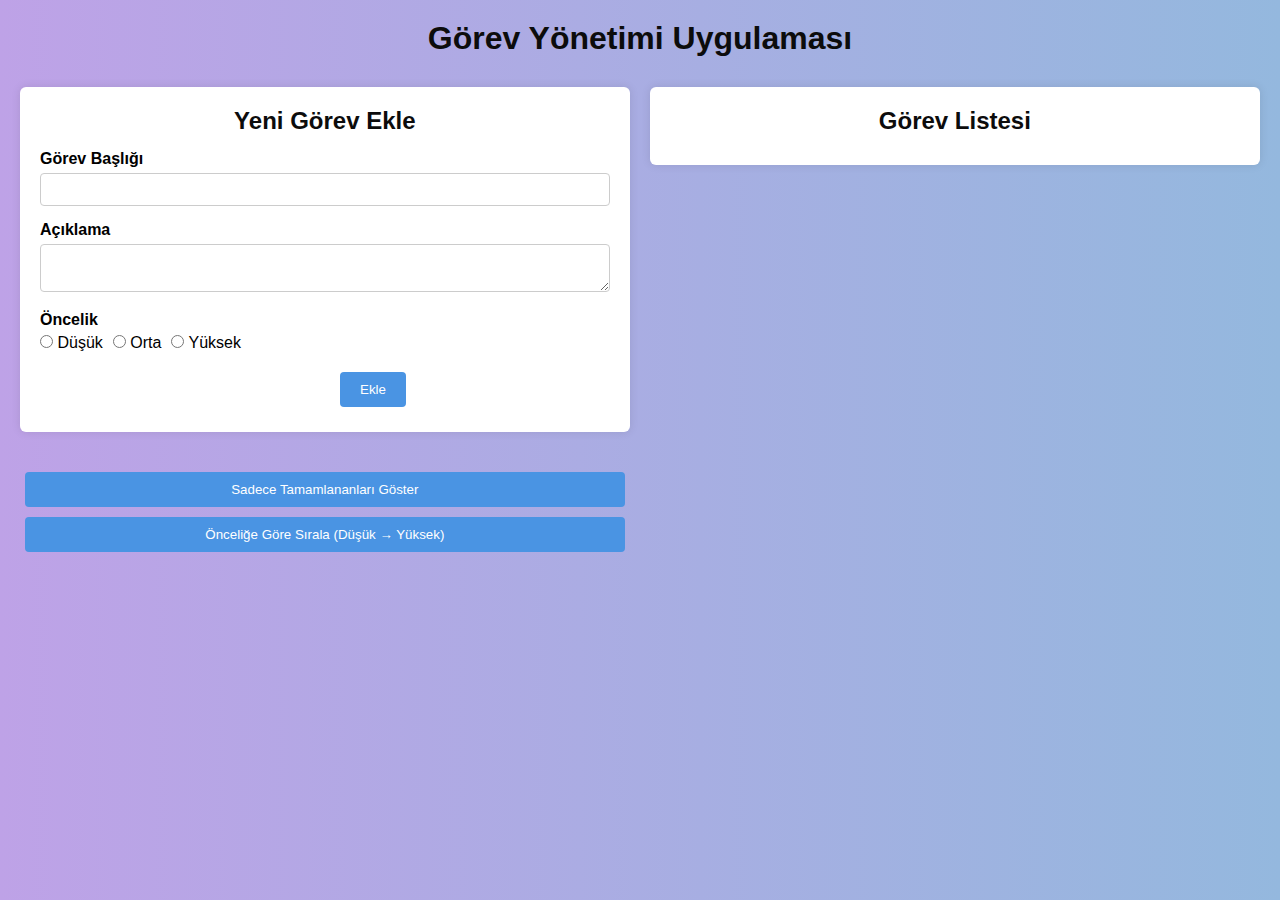
<file: ikincihafta/index.html>
<!DOCTYPE html>
<html lang="tr">
<head>
  <meta charset="UTF-8" />
  <meta name="viewport" content="width=device-width, initial-scale=1.0"/>
  <title>Gerçek Zamanlı Görev Yönetimi</title>
  <link rel="stylesheet" href="index.css" />
</head>
<body>

  <header>
    <h1>Görev Yönetimi Uygulaması</h1>
  </header>

  <main>
    <div class="left-panel">
    <section class="task-form">
      <h2>Yeni Görev Ekle</h2>
      <form id="taskForm">
        <div class="form-group">
          <label for="title">Görev Başlığı</label>
          <input type="text" id="title" name="title" required />
        </div>

        <div class="form-group">
          <label for="description">Açıklama</label>
          <textarea id="description" name="description"></textarea>
        </div>

        <div class="form-group">
          <label>Öncelik</label>
          <div class="radio-group">
            <label>
              <input type="radio" name="priority" value="Düşük" />
              Düşük
            </label>
            <label>
              <input type="radio" name="priority" value="Orta" />
              Orta
            </label>
            <label>
              <input type="radio" name="priority" value="Yüksek" />
              Yüksek
            </label>
          </div>
        </div>

        <button type="submit" id="addTaskBtn">Ekle</button>
      </form>

      <p class="error-message" id="errorMessage"></p>
      
    </section>


    <section class="filters">
      <button id="filterCompletedBtn">Sadece Tamamlananları Göster</button>
      <button id="sortPriorityBtn">Önceliğe Göre Sırala (Düşük → Yüksek)</button>
    </section>
</div>

    <section class="task-list-section">
      <h2>Görev Listesi</h2>
      <ul id="taskList">

      </ul>
    </section>
  </main>

  <script src="index.js"></script>
</body>
</html>
</file>
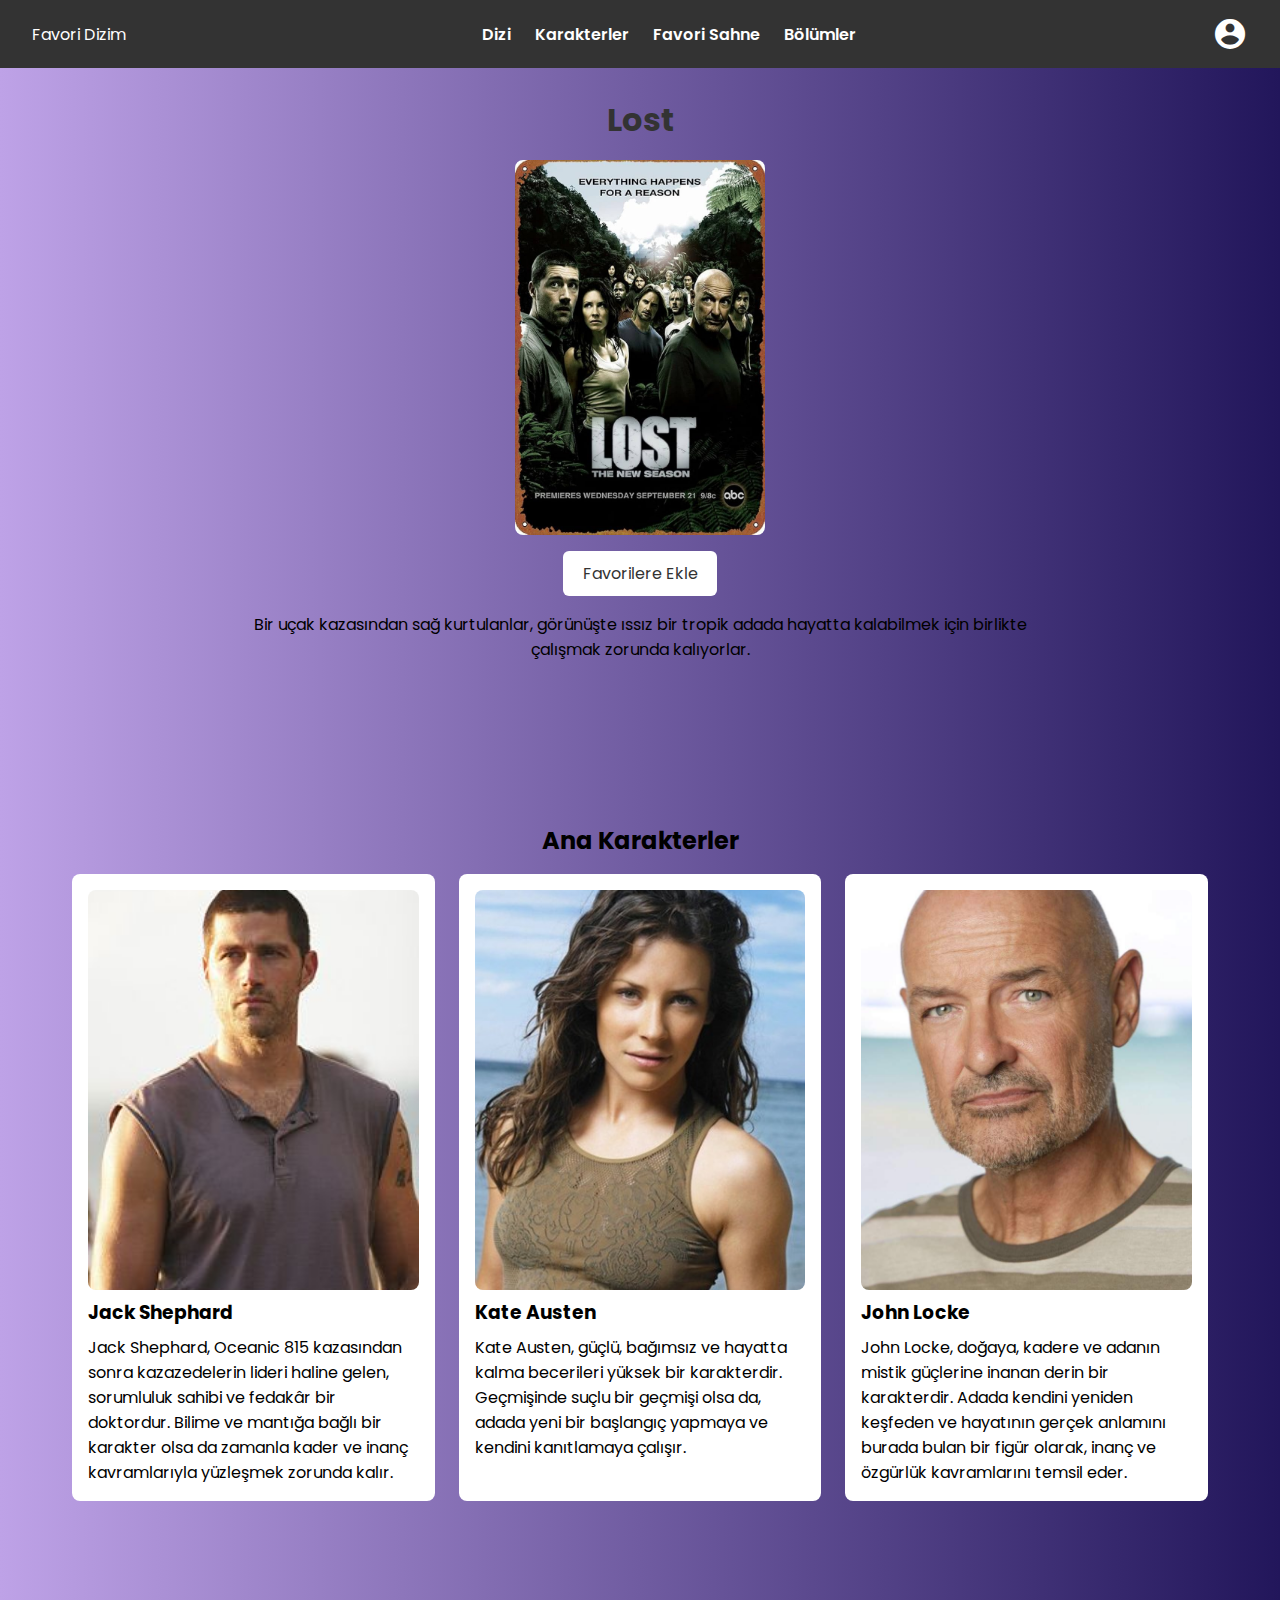
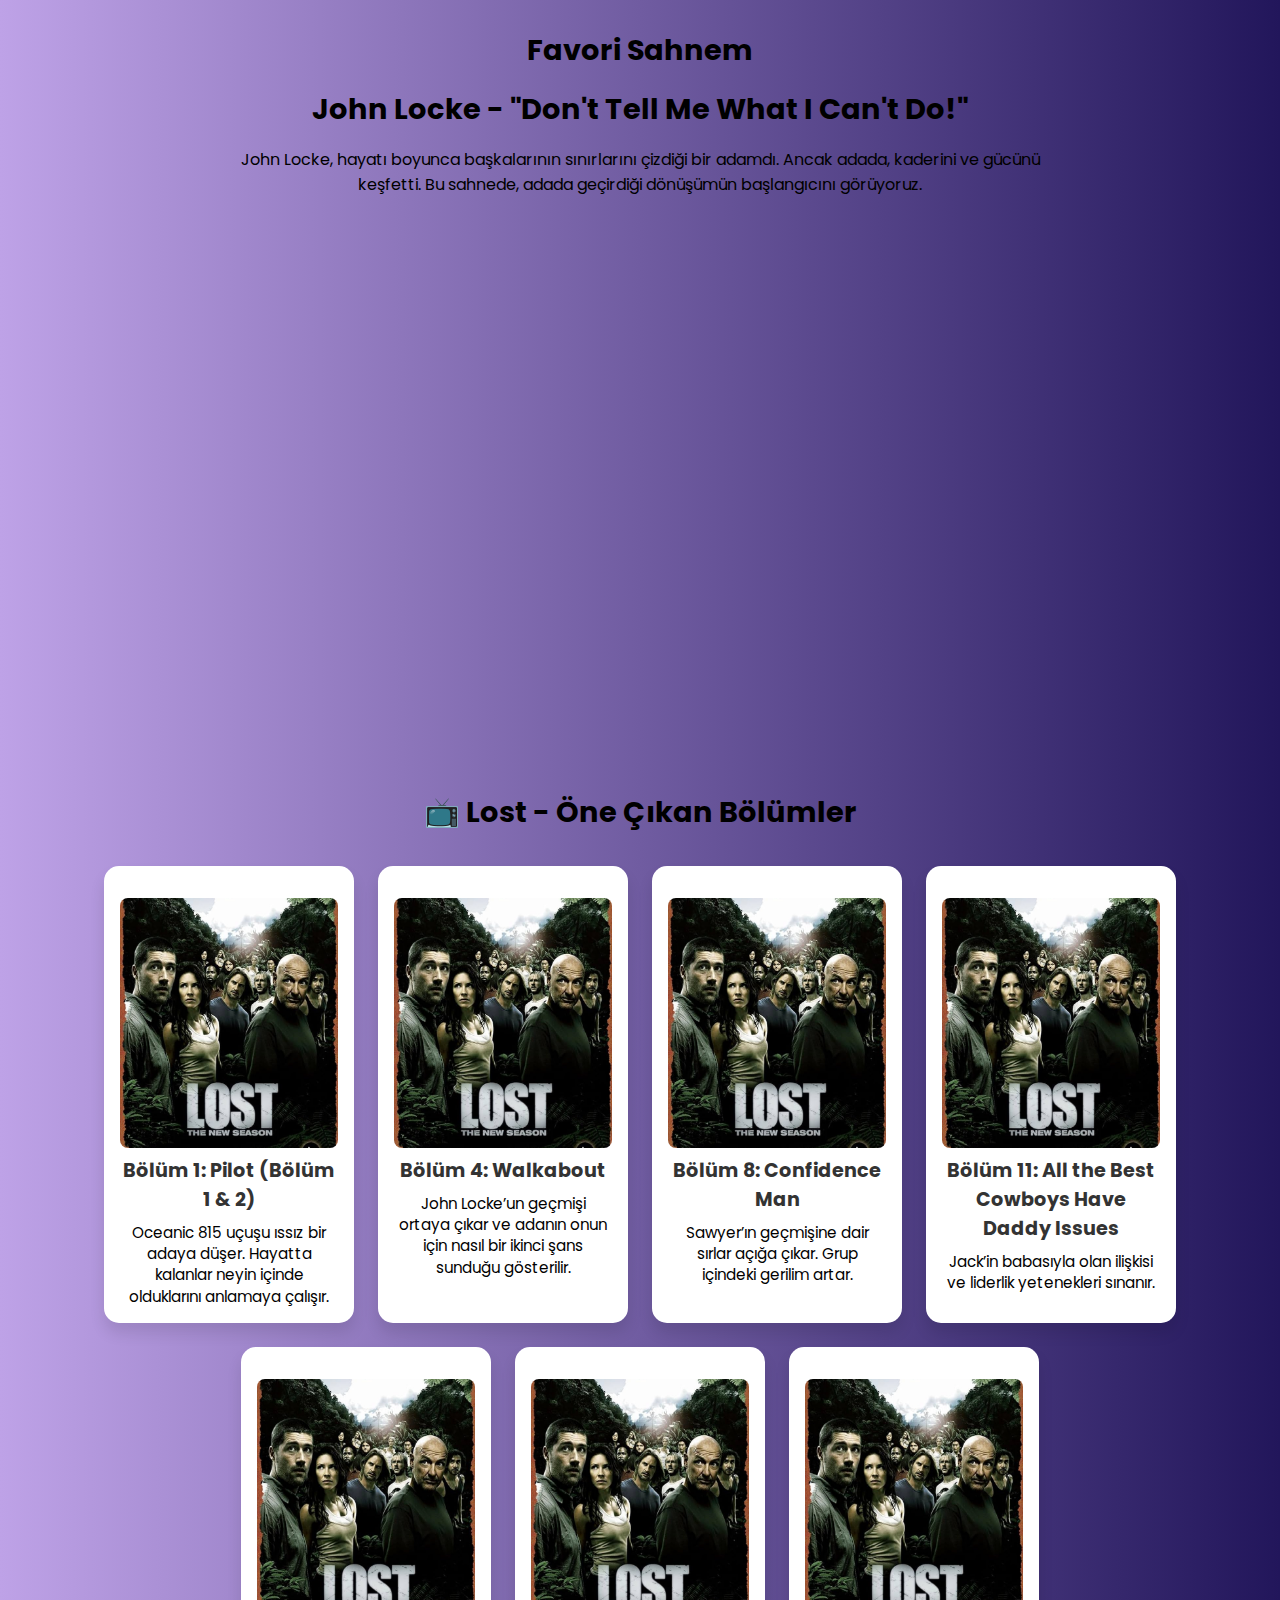
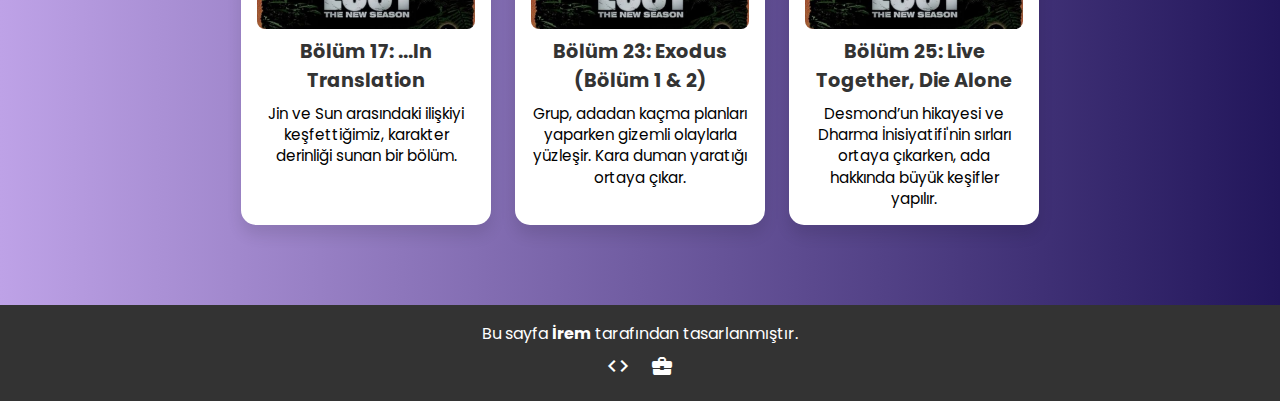
<file: ilkhafta/index.html>
<!DOCTYPE html>
<html lang="tr">
<head>
    <meta charset="UTF-8">
    <meta name="viewport" content="width=device-width, initial-scale=1.0">
    <title>Favori Dizim</title>
    <link rel="stylesheet" href="index.css">
    <link rel="stylesheet" href="https://fonts.googleapis.com/icon?family=Material+Icons">

</head>
<body>
    <nav class="navbar">
        <div class="logo">Favori Dizim</div>
        <input type="checkbox" id="menu-toggle" class="menu-toggle">
        
        <ul class="nav-links">
            <li><a href="#home">Dizi</a></li>
            <li><a href="#characters">Karakterler</a></li>
            <li><a href="#favorite-scene">Favori Sahne</a></li>
            <li><a href="#episodes">Bölümler</a></li>
        </ul>
        <div class="profile-icon">
            <i class="material-icons" style="font-size: 36px; color: white;">account_circle</i>
        </div>
        <label for="menu-toggle" class="hamburger">
            <i class="material-icons" style="font-size: 36px; color: white;">menu</i>
        </label>

    </nav>
    

    <section id="home" class="home">
        <h1><a href="https://www.imdb.com/title/tt0411008/" target="_blank">Lost</a></h1>
        <img src="images/poster.jpg" alt="Dizi Posteri" class="poster">
        <button id="fav-button" class="fav-button">Favorilere Ekle</button>
        <p>Bir uçak kazasından sağ kurtulanlar, görünüşte ıssız bir tropik adada hayatta kalabilmek için birlikte çalışmak zorunda kalıyorlar.</p>
    </section>

    <section id="characters" class="characters">
        <h2>Ana Karakterler</h2>
        <div class="character-container">
            <div class="character-card">
                <img src="images/character1.jpg" alt="Karakter 1">
                <h3>Jack Shephard</h3>
                <p>Jack Shephard, Oceanic 815 kazasından sonra kazazedelerin lideri haline gelen, sorumluluk sahibi ve fedakâr bir doktordur. Bilime ve mantığa bağlı bir karakter olsa da zamanla kader ve inanç kavramlarıyla yüzleşmek zorunda kalır.</p>
            </div>
            <div class="character-card">
                <img src="images/character2.jpg" alt="Karakter 2">
                <h3>Kate Austen</h3>
                <p>Kate Austen, güçlü, bağımsız ve hayatta kalma becerileri yüksek bir karakterdir. Geçmişinde suçlu bir geçmişi olsa da, adada yeni bir başlangıç yapmaya ve kendini kanıtlamaya çalışır.</p>
            </div>
            <div class="character-card">
                <img src="images/character3.jpg" alt="Karakter 3">
                <h3>John Locke</h3>
                <p>John Locke, doğaya, kadere ve adanın mistik güçlerine inanan derin bir karakterdir. Adada kendini yeniden keşfeden ve hayatının gerçek anlamını burada bulan bir figür olarak, inanç ve özgürlük kavramlarını temsil eder.</p>
            </div>
        </div>
    </section>

    <section id="favorite-scene" class="favorite-scene">
        <h2>Favori Sahnem</h2>
        <div class="scene-container">
            <h2>John Locke - "Don't Tell Me What I Can't Do!"</h2>
            <p>John Locke, hayatı boyunca başkalarının sınırlarını çizdiği bir adamdı. Ancak adada, kaderini ve gücünü keşfetti.  
            Bu sahnede, adada geçirdiği dönüşümün başlangıcını görüyoruz.</p>
            
            <div class="video-container">
                <iframe width="560" height="315" 
                    src="https://www.youtube.com/embed/DQFhbQuBEf8" 
                    title="John Locke - Don't tell me what I can't do" 
                    frameborder="0" 
                    allow="accelerometer; autoplay; clipboard-write; encrypted-media; gyroscope; picture-in-picture" 
                    allowfullscreen>
                </iframe>
            </div>
        </div>
    </section>
    <section id="episodes" class="episodes">
        <h2>📺 Lost - Öne Çıkan Bölümler</h2>
        <div class="episode-list">
            <div class="episode">
                <img src="images/poster.jpg" alt="Dizi Posteri" class="poster">
                <h3>Bölüm 1: Pilot (Bölüm 1 & 2)</h3>
                <p>Oceanic 815 uçuşu ıssız bir adaya düşer. Hayatta kalanlar neyin içinde olduklarını anlamaya çalışır.</p>
            </div>
            <div class="episode">
                <img src="images/poster.jpg" alt="Dizi Posteri" class="poster">
                <h3>Bölüm 4: Walkabout</h3>
                <p>John Locke’un geçmişi ortaya çıkar ve adanın onun için nasıl bir ikinci şans sunduğu gösterilir.</p>
            </div>
            <div class="episode">
                <img src="images/poster.jpg" alt="Dizi Posteri" class="poster">
                <h3>Bölüm 8: Confidence Man</h3>
                <p>Sawyer’ın geçmişine dair sırlar açığa çıkar. Grup içindeki gerilim artar.</p>
            </div>
            <div class="episode">
                <img src="images/poster.jpg" alt="Dizi Posteri" class="poster">
                <h3>Bölüm 11: All the Best Cowboys Have Daddy Issues</h3>
                <p>Jack’in babasıyla olan ilişkisi ve liderlik yetenekleri sınanır.</p>
            </div>
            <div class="episode">
                <img src="images/poster.jpg" alt="Dizi Posteri" class="poster">
                <h3>Bölüm 17: ...In Translation</h3>
                <p>Jin ve Sun arasındaki ilişkiyi keşfettiğimiz, karakter derinliği sunan bir bölüm.</p>
            </div>
            <div class="episode">
                <img src="images/poster.jpg" alt="Dizi Posteri" class="poster">
                <h3>Bölüm 23: Exodus (Bölüm 1 & 2)</h3>
                <p>Grup, adadan kaçma planları yaparken gizemli olaylarla yüzleşir. Kara duman yaratığı ortaya çıkar.</p>
            </div>
            <div class="episode">
                <img src="images/poster.jpg" alt="Dizi Posteri" class="poster">
                <h3>Bölüm 25: Live Together, Die Alone</h3>
                <p>Desmond’un hikayesi ve Dharma İnisiyatifi'nin sırları ortaya çıkarken, ada hakkında büyük keşifler yapılır.</p>
            </div>
        </div>
    </section>
    
    <footer>
        <p>Bu sayfa <strong>İrem</strong> tarafından tasarlanmıştır.</p>
        <div class="social-media">
            <a href="https://github.com/IremDAL/insider-bootcamp" target="_blank">
                <span class="material-icons">code</span>
            </a>
            <a href="https://www.linkedin.com/in/irem-dal-0813b6240/" target="_blank">
                <span class="material-icons">business_center</span>
            </a>

        </div>
    </footer>
    
</body>
<script>
    document.addEventListener("DOMContentLoaded", () => {
        const favButton = document.getElementById("fav-button");
        const menuToggle = document.getElementById("menu-toggle");
        const navLinks = document.querySelector(".nav-links");
        const navItems = document.querySelectorAll(".nav-links a");

        menuToggle.addEventListener("change", () => {
            if (menuToggle.checked) {
                navLinks.style.display = "flex"; 
            } else {
                navLinks.style.display = "none"; 
            }
        });

        navItems.forEach(link => {
            link.addEventListener("click", () => {
                menuToggle.checked = false; 
                navLinks.style.display = "none";
            });
        });
        if (favButton) {
            favButton.addEventListener("click", () => {
                favButton.classList.toggle("added");
                document.body.classList.toggle("bg-changed"); 
            });
        }
    });
</script>
</html>
</file>
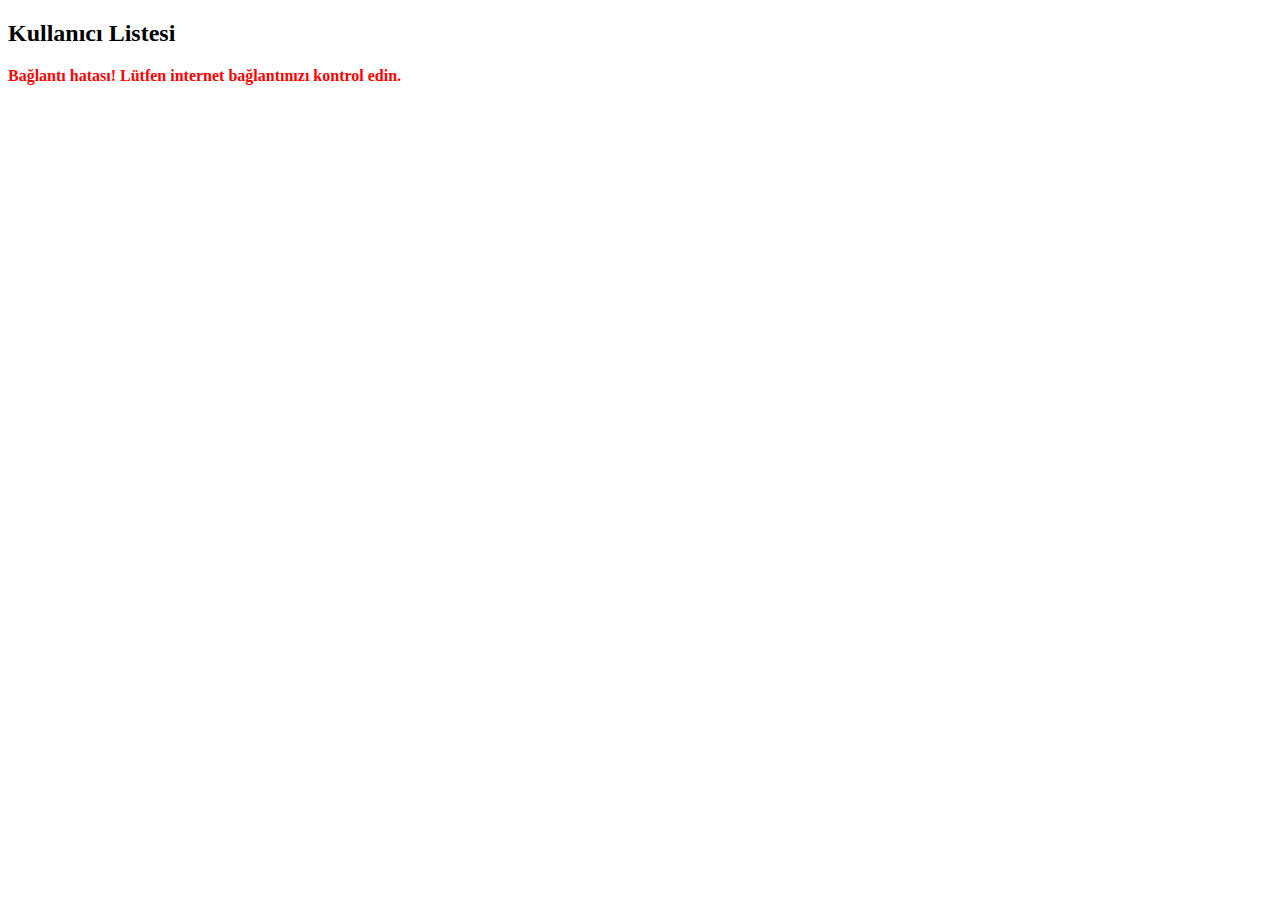
<file: hafta4_odev/odev_1.html>
<!DOCTYPE html>
<html lang="tr">
<head>
    <meta charset="UTF-8">
    <meta name="viewport" content="width=device-width, initial-scale=1.0">
    <title>Kullanıcı Listesi</title>
</head>
<body>
    <div class="container">
        <h2>Kullanıcı Listesi</h2>
        <div class="ins-api-users"></div>
    </div>
    <script src="odev_1.js"></script>
</body>
</html>
</file>
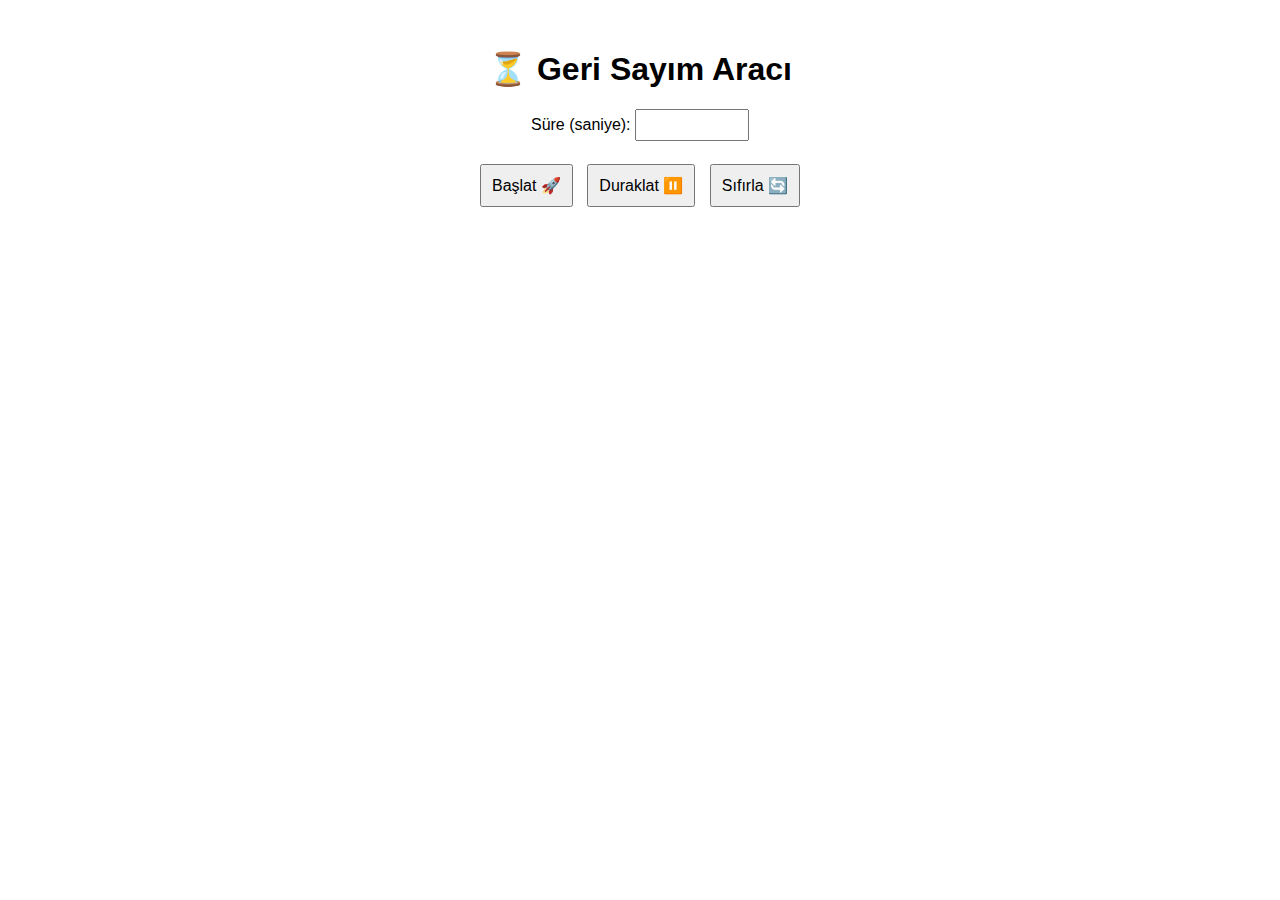
<file: ikincihafta_odevler/odev_3.html>
<!DOCTYPE html>
<html lang="tr">
<head>
    <meta charset="UTF-8">
    <meta name="viewport" content="width=device-width, initial-scale=1.0">
    <title>Geri Sayım Aracı</title>
    <style>
        body {
            font-family: Arial, sans-serif;
            text-align: center;
            margin-top: 50px;
        }
        input {
            padding: 5px;
            font-size: 16px;
            width: 100px;
            text-align: center;
        }
        button {
            padding: 10px;
            font-size: 16px;
            margin: 5px;
            cursor: pointer;
        }
        button:hover{
            background-color: blueviolet;
        }
    </style>
</head>
<body>

    <h1>⏳ Geri Sayım Aracı</h1>
    <label for="timeInput">Süre (saniye):</label>
    <input type="number" id="timeInput">
    <br><br>
    <button onclick="startCountdown()">Başlat 🚀</button>
    <button onclick="pauseCountdown()">Duraklat ⏸️</button>
    <button onclick="resetCountdown()">Sıfırla 🔄</button>
    <p id="countdownDisplay"></p>

    <script>
        let countdown;
        let timeRemaining;
        let isPaused = false;

        function startCountdown() {
            clearInterval(countdown);
            timeRemaining = parseInt(document.getElementById('timeInput').value);
            
            if (isNaN(timeRemaining) || timeRemaining <= 0) {
                alert("Lütfen pozitif bir sayı girin.");
                return;
            }
            isPaused = false;
            countdown = setInterval(() => {
                if (!isPaused) {
                    document.getElementById('countdownDisplay').textContent = "Süre: " + timeRemaining;
                    timeRemaining--;

                    if (timeRemaining < 0) {
                        clearInterval(countdown);
                        countdown = null;
                        document.getElementById('countdownDisplay').textContent = "Süre doldu! 🚀";
                    }
                }
            }, 1000);
        }

        function pauseCountdown() {
            isPaused = !isPaused;
           
        }

        function resetCountdown() {
            clearInterval(countdown);
            countdown = null;
            isPaused = false;
            timeRemaining = parseInt(document.getElementById('timeInput').value);
            document.getElementById('countdownDisplay').textContent = "Süre: " + timeRemaining;
        }
    </script>

</body>
</html>
</file>
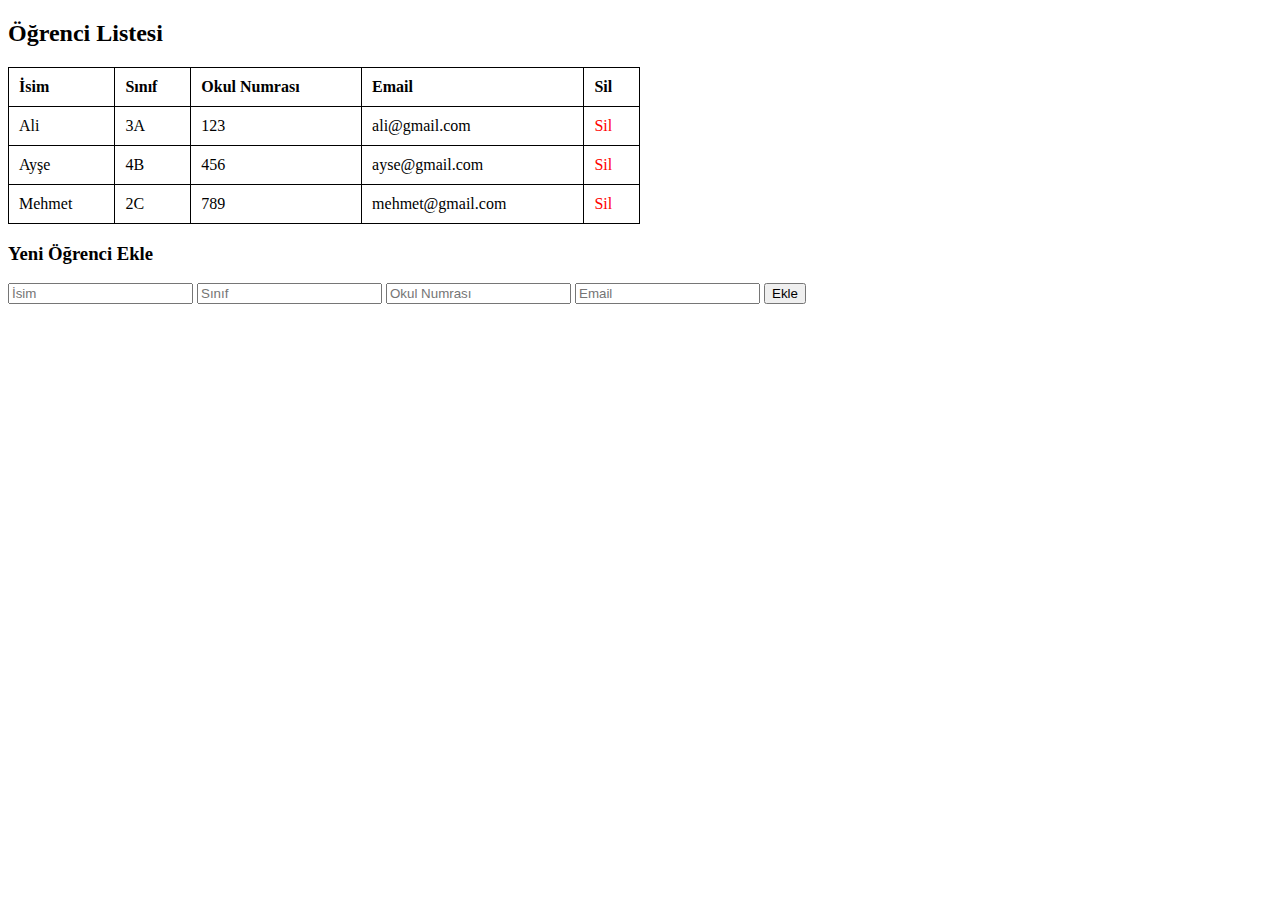
<file: ucuncuhafta_odevler/odev_1.html>
<!DOCTYPE html>
<html lang="tr">
<head>
    <meta charset="UTF-8">
    <meta name="viewport" content="width=device-width, initial-scale=1.0">
    <title>Öğrenci Listesi</title>
    <script src="https://code.jquery.com/jquery-3.6.0.min.js"></script>
    <style>
        table {
            width: 50%;
            border-collapse: collapse;
            margin-top: 20px;
        }
        th, td {
            border: 1px solid black;
            padding: 10px;
            text-align: left;
        }
        tr:hover {
            background-color: lightblue;
        }
        .highlight {
            background-color: rgb(115, 115, 200) !important; 
        }
        .delete-btn {
            cursor: pointer;
            color: red;
        }
    </style>
</head>
<body>

    <h2>Öğrenci Listesi</h2>
    <table>
        <thead>
            <tr>
                <th>İsim</th>
                <th>Sınıf</th>
                <th>Okul Numrası</th>
                <th>Email</th>
                <th>Sil</th>
            </tr>
        </thead>
        <tbody id="studentTable">
        </tbody>
    </table>

    <h3>Yeni Öğrenci Ekle</h3>
    <form id="studentForm">
        <input type="text" id="name" placeholder="İsim" required>
        <input type="text" id="class" placeholder="Sınıf" required>
        <input type="text" id="no" placeholder="Okul Numrası" required>
        <input type="text" id="email" placeholder="Email" required>
        <button type="submit">Ekle</button>
    </form>

    <script>
        let studentData = JSON.parse(localStorage.getItem("students")) || [
            { name: "Ali", class: "3A" , no : "123" ,email :"ali@gmail.com"},
            { name: "Ayşe", class: "4B" , no : "456" ,email :"ayse@gmail.com"},
            { name: "Mehmet", class: "2C" , no : "789" ,email :"mehmet@gmail.com" }
        ];
        
        function saveToLocalStorage() {
            localStorage.setItem("students", JSON.stringify(studentData));
        }

        function createTable() {
            $("#studentTable").empty();
            studentData.forEach((student, index) => {
                $("#studentTable").append(`
                    <tr>
                        <td>${student.name}</td>
                        <td>${student.class}</td>
                        <td>${student.no}</td>
                        <td>${student.email}</td>
                        <td class="delete-btn" data-index="${index}">Sil</td>
                    </tr>
                `);
            });
        }

        $("#studentForm").submit(function (event) {
            event.preventDefault();
            let name = $("#name").val();
            let classValue = $("#class").val();
            let noValue = $("#no").val();
            let emailValue = $("#email").val();
            studentData.push({ name, class: classValue , no : noValue , email : emailValue});
            saveToLocalStorage(); 
            createTable();
            $("#name").val("");
            $("#class").val("");
            $("#no").val("");
            $("#email").val("");
        });

        $(document).on("click", ".delete-btn", function () {
            let index = $(this).data("index");
            studentData.splice(index, 1);
            saveToLocalStorage();
            createTable();
        });

        $(document).on("click", "tr", function () {
            $(this).toggleClass("highlight");
        });

        createTable();
    </script>

</body>
</html>
</file>
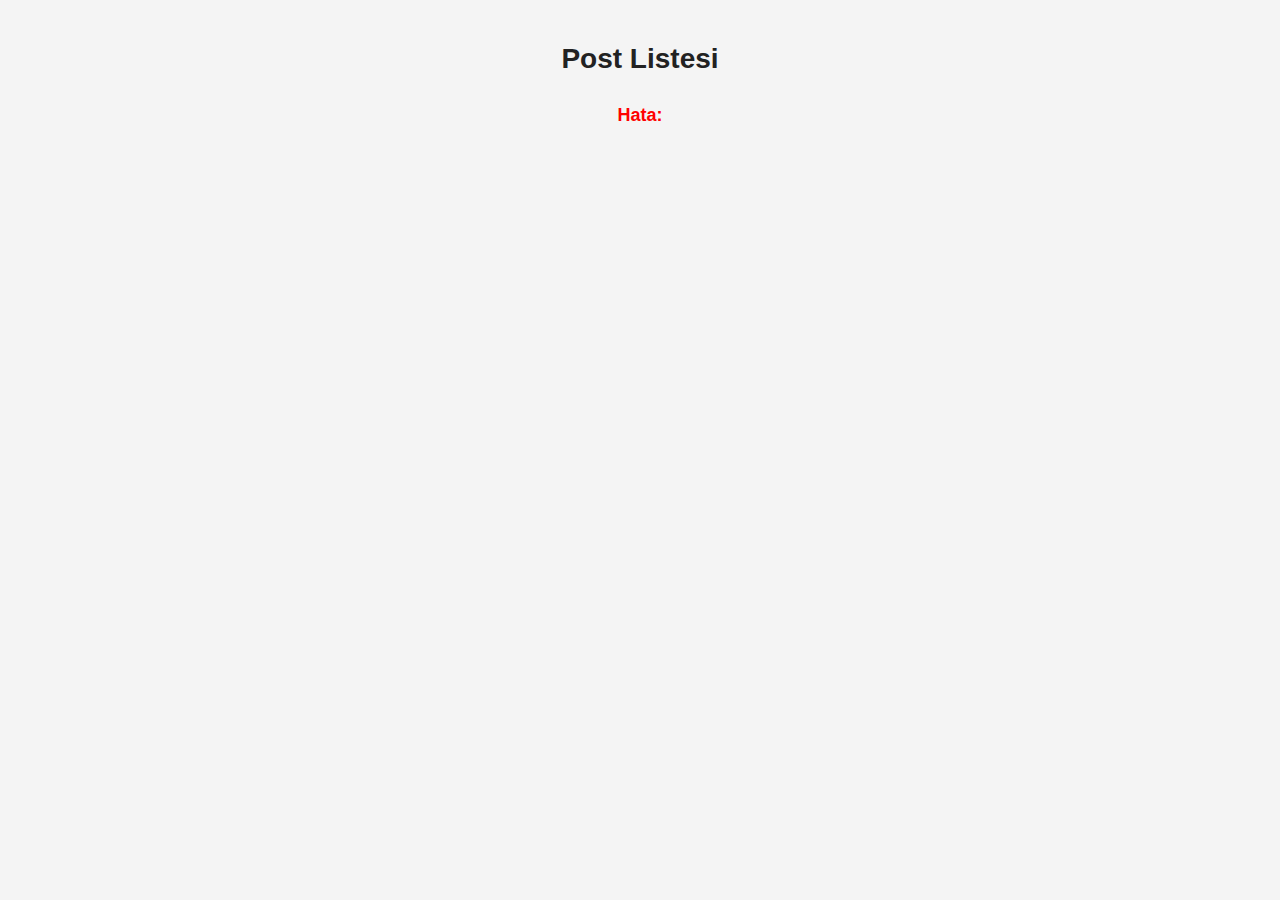
<file: ucuncuhafta_odevler/odev_2.html>
<!DOCTYPE html>
<html lang="tr">
<head>
  <meta charset="UTF-8">
  <meta name="viewport" content="width=device-width, initial-scale=1.0">
  <title>Post Listesi</title>
  <script src="https://code.jquery.com/jquery-3.6.0.min.js"></script>
  <style>
    body {
      font-family: 'Arial', sans-serif;
      margin: 0;
      padding: 20px;
      background-color: #f4f4f4;
      color: #333;
    }
    h2 {
      text-align: center;
      color: #222;
      font-size: 28px;
      margin-bottom: 20px;
    }
    #postList {
      display: flex;
      flex-direction: column;
      align-items: center;
      padding: 0;
      margin: 0;
    }
    #postList li {
      background: #fff;
      border-radius: 10px;
      box-shadow: 0px 4px 6px rgba(0, 0, 0, 0.1);
      width: 90%;
      max-width: 600px;
      padding: 15px;
      margin-bottom: 15px;
      list-style: none;
      transition: transform 0.3s ease-in-out;
    }
    #postList li:hover {
      transform: scale(1.02);
    }
    #postList li strong {
      color: #555;
      font-size: 14px;
      display: block;
      margin-bottom: 5px;
    }
    #postList li h3 {
      color: #222;
      font-size: 20px;
      margin-bottom: 10px;
    }
    #postList li p {
      font-size: 16px;
      line-height: 1.5;
      color: #444;
    }
    #loading {
      text-align: center;
      font-size: 18px;
      font-weight: bold;
      margin-top: 10px;
      display: none;
    }
    .loading {
      color: blue;
    }
    .success {
      color: green;
    }
    .error {
      color: red;
    }
    .hidden {
      display: none;
    }
    @media (max-width: 768px) {
      #postList li {
        width: 95%;
      }
    }
  </style>
</head>
<body>

  <h2>Post Listesi</h2>
  <ul id="postList"></ul>
  <p id="loading">Yükleniyor...</p>

  <script>
    let start = 0;
    const limit = 5;
    let isFetching = false;

    function updateRequestStatus(message, statusClass = "") {
      $("#loading")
        .removeClass("loading success error hidden")
        .addClass(statusClass)
        .text(message)
        .show();
    }

    function loadPosts() {
      if (isFetching) return null;
      isFetching = true;

      updateRequestStatus("Yükleniyor...", "loading");

      $.get(`https://jsonplaceholder.typicode.com/posts?_start=${start}&_limit=${limit}`)
        .done(function (data) {
          if (data.length === 0) {
            $(window).off("scroll");
            updateRequestStatus("Daha fazla veri yok.", "success");
            return null;
          }

          data.forEach(post => {
            $("#postList").append(`
              <li>
                <strong>ID: ${post.id}</strong>
                <strong>UserID: ${post.userId}</strong>
                <h3>${post.title}</h3>
                <p>${post.body}</p>
              </li>
            `);
          });

          start += limit;
          updateRequestStatus("Yeni veri yüklendi!", "success");
          if (data.length < limit) {
            $(window).off("scroll");
          }
        })
        .fail(function (xhr, status, error) {
          updateRequestStatus("Hata: " + error, "error");
        })
        .always(function () {
          setTimeout(function () {
            $("#loading").addClass("hidden"); 
          }, 1500);

          isFetching = false;
        });
    }

    $(document).ready(function () {
      loadPosts();

      $(window).on("scroll", function () {
        if ($(window).scrollTop() + $(window).height() >= $(document).height() - 50) {
          if (isFetching) return null;
          loadPosts();
        }
      });
    });
  </script>

</body>
</html>
</file>
<file: ikincihafta/index.css>
* {
    margin: 0;
    padding: 0;
    box-sizing: border-box;
  }
  
  body {
    font-family: Arial, sans-serif;
    background: linear-gradient(to right, #bea2e7 0%, #94b8de 100%);
    padding: 20px;
  }
  
  header {
    text-align: center;
    margin-bottom: 30px;
  }
  
  h1 {
    text-align: center;
    color: #0c0c0c;
  }
  main {
    display: flex;
    gap: 20px;
    justify-content: space-between;
    align-items: flex-start;
  }
  .left-panel {
    display: flex;        /* Form ve filtreleri alt alta almak için column yapısı */
    flex-direction: column;
    gap: 20px;            /* Form ile filtre butonları arasında boşluk */
    width: 50%;
  }
  .task-form {
    background: #fff;
    padding: 20px;
    border-radius: 6px;
    width: 100%; 
    box-shadow: 0 0 10px rgba(0,0,0,0.1);
  }
  
  .task-form h2 {
    text-align: center;
    margin-bottom: 15px;
    color: #0c0c0c;
  }
  
  .form-group {
    margin-bottom: 15px;
  }
  
  .form-group label {
    display: block;
    font-weight: bold;
    margin-bottom: 5px;
  }
  
  .form-group input[type="text"],
  .form-group textarea {
    width: 100%;
    padding: 8px;
    border-radius: 4px;
    border: 1px solid #ccc;
  }
  
  .radio-group {
    display: flex;
    gap: 10px;
  }
  
  .radio-group label {
    font-weight: normal;
    cursor: pointer;
  }
  
  button#addTaskBtn {
    background-color: #4a94e3;
    color: #fff;
    margin-left: 300px;
    border: none;
    padding: 10px 20px;
    border-radius: 4px;
    cursor: pointer;
  }
  
  button#addTaskBtn:hover {
    background-color: #0056b3;
  }
  
  .error-message {
    color: red;
    margin-top: 5px;
  }
  
  .filters {
    display: flex;
    flex-direction: column;
    gap: 10px;
    margin-top: 20px;
  }
  
  .filters button {
    background-color: #4a94e3;
    color: #fff;
    margin: 0 5px;
    border: none;
    padding: 10px 20px;
    border-radius: 4px;
    cursor: pointer;
  }
  
  .filters button:hover {
    background-color: #0056b3;
  }
  

  .task-list-section {
    background: #fff;
    border-radius: 6px;
    padding: 20px;
    width: 50%; 
    margin: 0;  
    box-shadow: 0 0 10px rgba(0,0,0,0.1);
  }
  
  .task-list-section h2 {
    margin-bottom: 10px;
    text-align: center;
    color: #0c0c0c;
  }
  
  #taskList {
    list-style: none;
  }
  
  .task-item {
    background: #fff;
    margin-bottom: 10px;
    padding: 15px;
    border-radius: 6px;
    display: flex;
    align-items: center;
    justify-content: space-between;
    box-shadow: 0 0 5px rgba(0,0,0,0.1);
  }
  
  .task-content {
    max-width: 70%;
  }
  
  .task-content h3 {
    margin-bottom: 5px;
    font-size: 1.1em;
    color: #0c0c0c;
  }
  
  .task-content p {
    margin-bottom: 5px;
    color: #555;
  }
  
  .task-content .priority {
    display: inline-block;
    font-size: 0.9em;
    margin-top: 5px;
    padding: 2px 6px;
    border-radius: 4px;
    color: #fff;
  }
  
  .priority-düşük {
    background-color: #6c757d;
  }
  
  .priority-orta {
    background-color: #ffc107;
    color: #333;
  }
  
  .priority-yüksek {
    background-color: #dc3545;
  }
  
  .task-actions {
    display: flex;
    gap: 10px;
  }
  
  .complete-btn {
    background-color: #28a745;
    color: #fff;
    border: none;
    padding: 8px;
    border-radius: 4px;
    cursor: pointer;
  }
  
  .delete-btn {
    background-color: #dc3545;
    color: #fff;
    border: none;
    padding: 8px;
    border-radius: 4px;
    cursor: pointer;
  }
  
  .task-completed {
    background-color: #72c684; 
  }
</file>
<file: ilkhafta/index.css>
@import url('https://fonts.googleapis.com/css2?family=Poppins:wght@200;300;400;500;600;700&display=swap');

* {
  margin: 0;
  padding: 0;
  box-sizing: border-box;
  font-family: "Poppins", sans-serif;
}

body {
  width: 100%;
  min-height: 100vh;
  background: linear-gradient(to right, #bea2e7 0%, #22165b 100%);
  overflow-x: hidden;
}

.navbar {
  position: fixed;
  top: 0;
  left: 0;
  right: 0;
  z-index: 999;
  display: flex;
  align-items: center;
  justify-content: space-between;
  background-color: #333;
  color: #fff;
  padding: 1rem 2rem;
}

.logo a {
  color: #fff;
  text-decoration: none;
  font-size: 2.5rem;
  font-weight: 800;
}
.profile-icon {
  cursor: pointer;
  display: flex;
  align-items: center;
}
.profile-icon img {
  border-radius: 50%;
}
#menu-toggle {
    display: none;
}
  
.hamburger {
  display: none; 
  cursor: pointer;
  flex-direction: column;
  gap: 5px;
}
.hamburger span {
  width: 25px;
  height: 3px;
  background: #fff;
}

.nav-links {
  list-style: none;
  display: flex;
  gap: 1.5rem;
  transition: all 0.3s ease;
}


.nav-links li a {
  color: #fff;
  text-decoration: none;
  font-weight: 600;
  transition: color 0.3s ease;
}
.nav-links li a:hover {
  color: #bea2e7;
}


section {
  width: 100%;
  max-width: 1200px;
  margin: 0 auto;
  padding: 6rem 2rem 2rem;
}

.home h1 {
  font-size: 2rem;
  margin-bottom: 1rem;
  text-align: center;
}
.home h1 a {
  color: #333;
  text-decoration: none;
  transition: color 0.3s ease;
}
.home h1 a:hover {
  color: #fff;
}
.home img:hover{
    transform: scale(1.05); 
    box-shadow: 0 8px 15px rgba(0, 0, 0, 0.15);      
}
.home p {
  line-height: 1.6;
  max-width: 800px;
  margin: 1rem auto;
  text-align: center;
}
.poster {
  display: block;
  margin: 1rem auto;
  max-width: 250px;
  border-radius: 8px;
}


.fav-button {
  display: block;
  width: fit-content;
  margin: 1rem auto;
  background-color: #fff;;
  color: #333;
  padding: 0.6rem 1.2rem;
  border: none;
  border-radius: 6px;
  font-size: 1rem;
  cursor: pointer;
  text-align: center;
  transition: background-color 0.3s ease;
}
.fav-button:hover{
    transform: scale(1.05); 
    box-shadow: 0 8px 15px rgba(0, 0, 0, 0.15);
}

#fav-button.added {
    background-color: #333 !important; 
    color: #fff;
    transition: background-color 0.3s ease;
  }
body.bg-changed {
    background: linear-gradient(to left, #bea2e7 0%, #22165b 100%);
    transition: background-color 0.5s ease;
  }


.characters h2 {
    text-align: center;
    margin: 1rem 0;
  }
  
.character-container {
    display: grid;
    gap: 1.5rem;
    grid-template-columns: repeat(auto-fit, minmax(350px, 1fr));
}
  
.character-card {
    background: #fff;
    border-radius: 8px;
    padding: 1rem;
    transition: transform 0.3s ease;
}
  
.character-card:hover {
  animation: hoverEffect 0.3s ease-out forwards;
}
  
.character-card img {
    width: 100%;
    height: 400px;     
    object-fit: cover; 
    border-radius: 8px;
    display: block;    
}
  
.character-card h3 {
    margin: 0.5rem 0;
}

.favorite-scene h2 {
  font-size: 1.8rem;
  text-align: center;
  margin-bottom: 1rem;
}
.scene-container {
  max-width: 800px;
  margin: 0 auto;
  text-align: center;
}
.video-container {
  position: relative;
  padding-bottom: 56.25%; 
  height: 0;
  overflow: hidden;
  margin-top: 1rem;
}
.video-container iframe {
  position: absolute;
  top: 0;
  left: 0;
  width: 100%;
  height: 100%;
}


.episodes h2 {
  text-align: center;
  font-size: 1.8rem;
  margin-bottom: 2rem;
}

.episode-list {
  display: flex;
  flex-wrap: wrap;
  justify-content: center; 
  gap: 1.5rem;
}
.episode {
  background-color: #fff;
  border-radius: 15px;
  width: 250px; 
  padding: 1rem;
  box-shadow: 0 10px 15px rgba(0,0,0,0.1);
  text-align: center;
  transition: transform 0.3s ease;
}
.episode img {
  width: 100%;
  height: 250px;
  object-fit: cover;
  border-radius: 8px;
  margin-bottom: 0.5rem;
}
.episode:hover {
  animation: hoverEffect 0.3s ease-out forwards;
}
@keyframes hoverEffect {
  0% {
    transform: translateY(0);
    box-shadow: 0 10px 15px rgba(0,0,0,0.1);
  }
  100% {
    transform: translateY(-10px);
    box-shadow: 0 8px 15px rgba(0,0,0,0.15);
  }
}
.episode h3 {
  font-size: 1.2rem;
  margin-bottom: 0.5rem;
  color: #333;
}
.episode p {
  font-size: 0.95rem;
  line-height: 1.4;
}

footer {
  background-color: #333;
  color: #fff;
  text-align: center;
  padding: 1rem 0;
  margin-top: 3rem;
}
footer a {
  color: #fff;
  text-decoration: none;
  margin: 0 0.5rem;
}
footer a:hover {
  color: #bea2e7;
}
footer .social-media {
  margin-top: 0.5rem;
}


@media (max-width: 768px) {
  
  .profile-icon {
    display: none;
  }

  .hamburger {
    display: flex;
  }

  .nav-links {
    display: none;
  }

  .menu-toggle:checked ~ .nav-links  {
    display: flex;
    flex-direction: column;
    position: absolute;
    top: 60px;  
    left: 0;
    right: 0;
    background-color: #333;
    text-align: center;
  }
  

  

}

@media (max-width: 480px) {
  .logo a {
    font-size: 1.2rem;
  }
}
</file>
